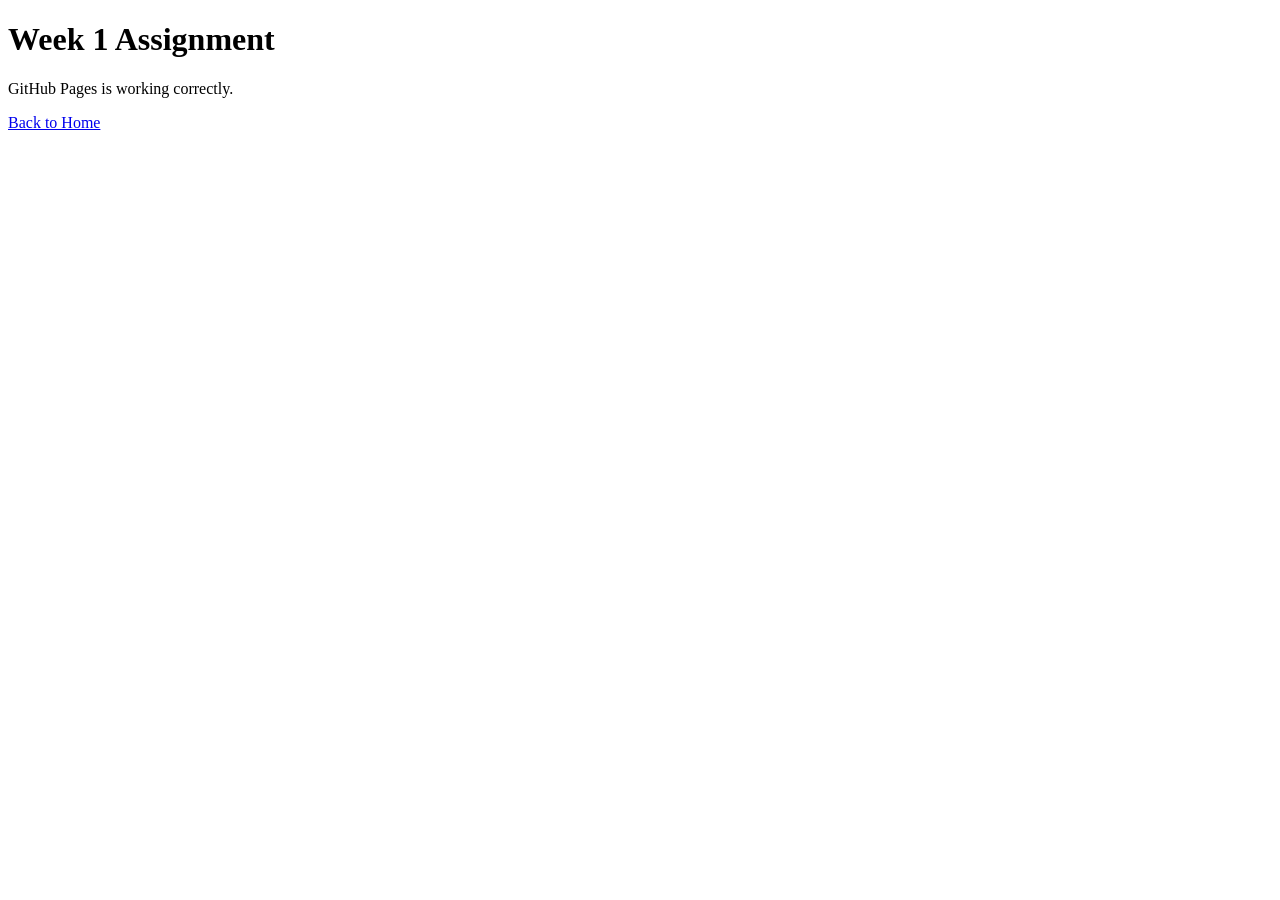
<file: week-1/index.html>
<!DOCTYPE html>
<html>
<head>
  <meta charset="UTF-8">
  <title>Week 1</title>
</head>
<body>
  <h1>Week 1 Assignment</h1>
  <p>GitHub Pages is working correctly.</p>

  <a href="../">Back to Home</a>
</body>
</html>
</file>
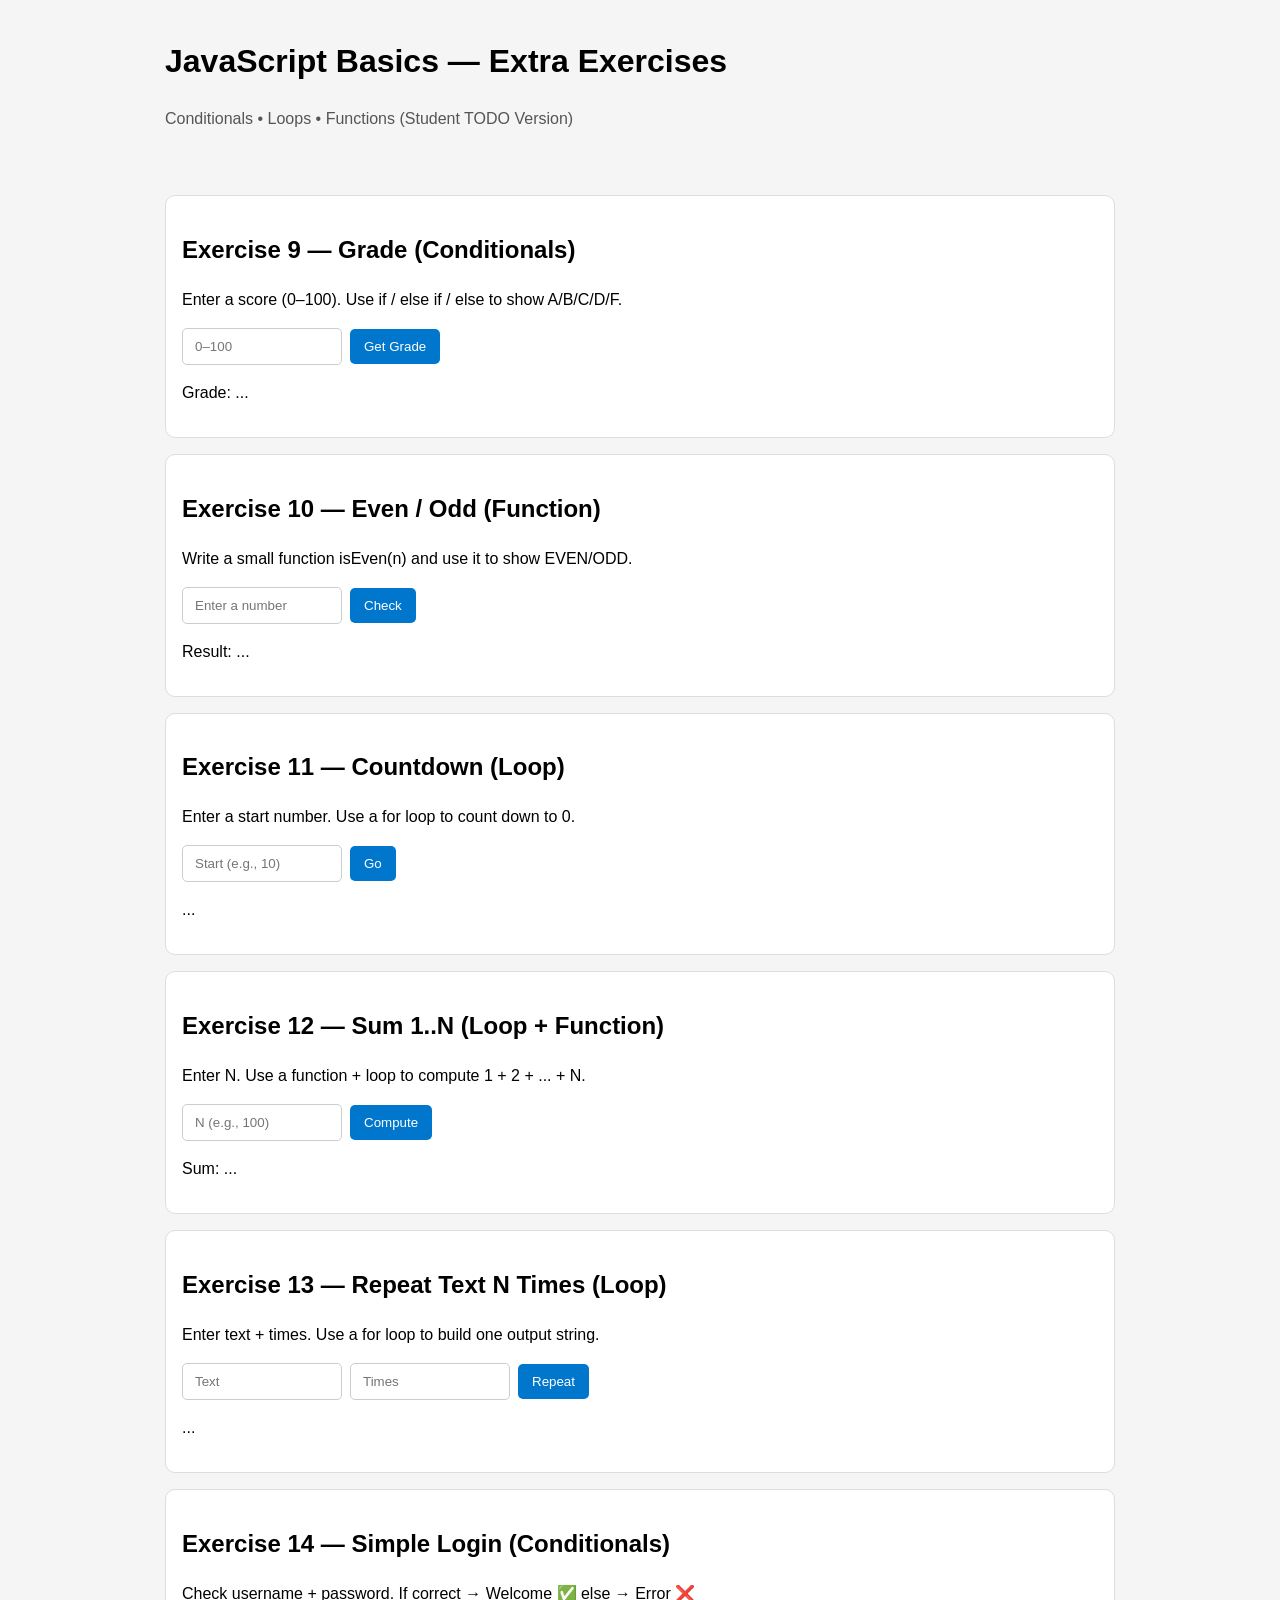
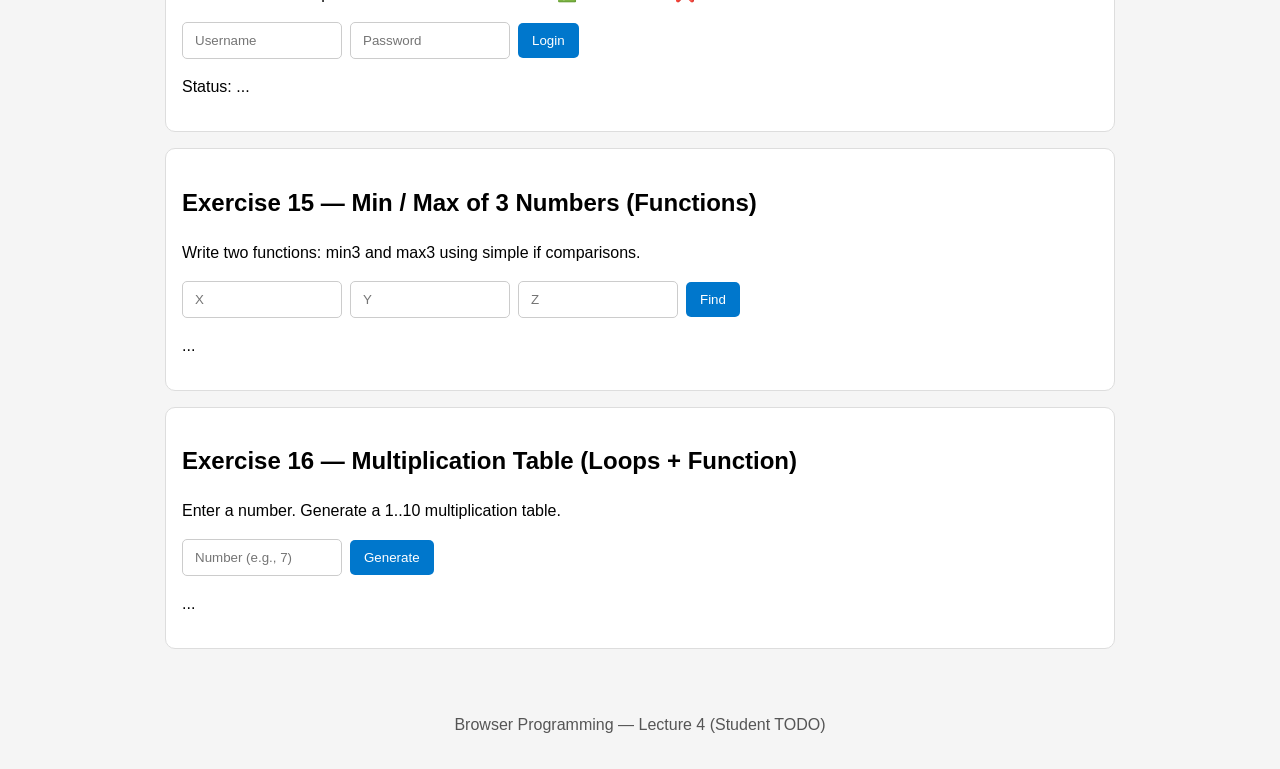
<file: L04-js-basics-in-class/exercise.html>
<!DOCTYPE html>
<html lang="en">
<head>
  <meta charset="UTF-8" />
  <meta name="viewport" content="width=device-width, initial-scale=1.0" />
  <title>L04 — JS Exercises (Student TODO)</title>
  <link rel="stylesheet" href="exercise.css" />
</head>

<body>

<header class="container">
  <h1>JavaScript Basics — Extra Exercises</h1>
  <p class="subtitle">Conditionals • Loops • Functions (Student TODO Version)</p>
</header>

<main class="container">

  <!-- Exercise 9 -->
  <section class="card">
    <h2>Exercise 9 — Grade (Conditionals)</h2>
    <p class="hint">Enter a score (0–100). Use if / else if / else to show A/B/C/D/F.</p>

    <div class="row">
      <input id="scoreInput" type="number" placeholder="0–100">
      <button id="btnGrade">Get Grade</button>
    </div>

    <p id="gradeOut">Grade: ...</p>
  </section>

  <!-- Exercise 10 -->
  <section class="card">
    <h2>Exercise 10 — Even / Odd (Function)</h2>
    <p class="hint">Write a small function isEven(n) and use it to show EVEN/ODD.</p>

    <div class="row">
      <input id="numEvenOdd" type="number" placeholder="Enter a number">
      <button id="btnEvenOdd">Check</button>
    </div>

    <p id="evenOddOut">Result: ...</p>
  </section>

  <!-- Exercise 11 -->
  <section class="card">
    <h2>Exercise 11 — Countdown (Loop)</h2>
    <p class="hint">Enter a start number. Use a for loop to count down to 0.</p>

    <div class="row">
      <input id="countdownInput" type="number" placeholder="Start (e.g., 10)">
      <button id="btnCountdown">Go</button>
    </div>

    <p id="countdownOut">...</p>
  </section>

  <!-- Exercise 12 -->
  <section class="card">
    <h2>Exercise 12 — Sum 1..N (Loop + Function)</h2>
    <p class="hint">Enter N. Use a function + loop to compute 1 + 2 + ... + N.</p>

    <div class="row">
      <input id="nSumInput" type="number" placeholder="N (e.g., 100)">
      <button id="btnSumN">Compute</button>
    </div>

    <p id="sumNOut">Sum: ...</p>
  </section>

  <!-- Exercise 13 -->
  <section class="card">
    <h2>Exercise 13 — Repeat Text N Times (Loop)</h2>
    <p class="hint">Enter text + times. Use a for loop to build one output string.</p>

    <div class="row">
      <input id="repeatText" type="text" placeholder="Text">
      <input id="repeatCount" type="number" placeholder="Times">
      <button id="btnRepeat">Repeat</button>
    </div>

    <p id="repeatOut">...</p>
  </section>

  <!-- Exercise 14 -->
  <section class="card">
    <h2>Exercise 14 — Simple Login (Conditionals)</h2>
    <p class="hint">Check username + password. If correct → Welcome ✅ else → Error ❌</p>

    <div class="row">
      <input id="loginUser" type="text" placeholder="Username">
      <input id="loginPass" type="password" placeholder="Password">
      <button id="btnLogin">Login</button>
    </div>

    <p id="loginOut">Status: ...</p>
  </section>

  <!-- Exercise 15 -->
  <section class="card">
    <h2>Exercise 15 — Min / Max of 3 Numbers (Functions)</h2>
    <p class="hint">Write two functions: min3 and max3 using simple if comparisons.</p>

    <div class="row">
      <input id="x" type="number" placeholder="X">
      <input id="y" type="number" placeholder="Y">
      <input id="z" type="number" placeholder="Z">
      <button id="btnMinMax">Find</button>
    </div>

    <p id="minMaxOut">...</p>
  </section>

  <!-- Exercise 16 -->
  <section class="card">
    <h2>Exercise 16 — Multiplication Table (Loops + Function)</h2>
    <p class="hint">Enter a number. Generate a 1..10 multiplication table.</p>

    <div class="row">
      <input id="tableN" type="number" placeholder="Number (e.g., 7)">
      <button id="btnTable">Generate</button>
    </div>

    <p id="tableOut">...</p>
  </section>

</main>

<footer class="container">
  <p>Browser Programming — Lecture 4 (Student TODO)</p>
</footer>

<script src="exercise.js"></script>

</body>
</html>
</file>
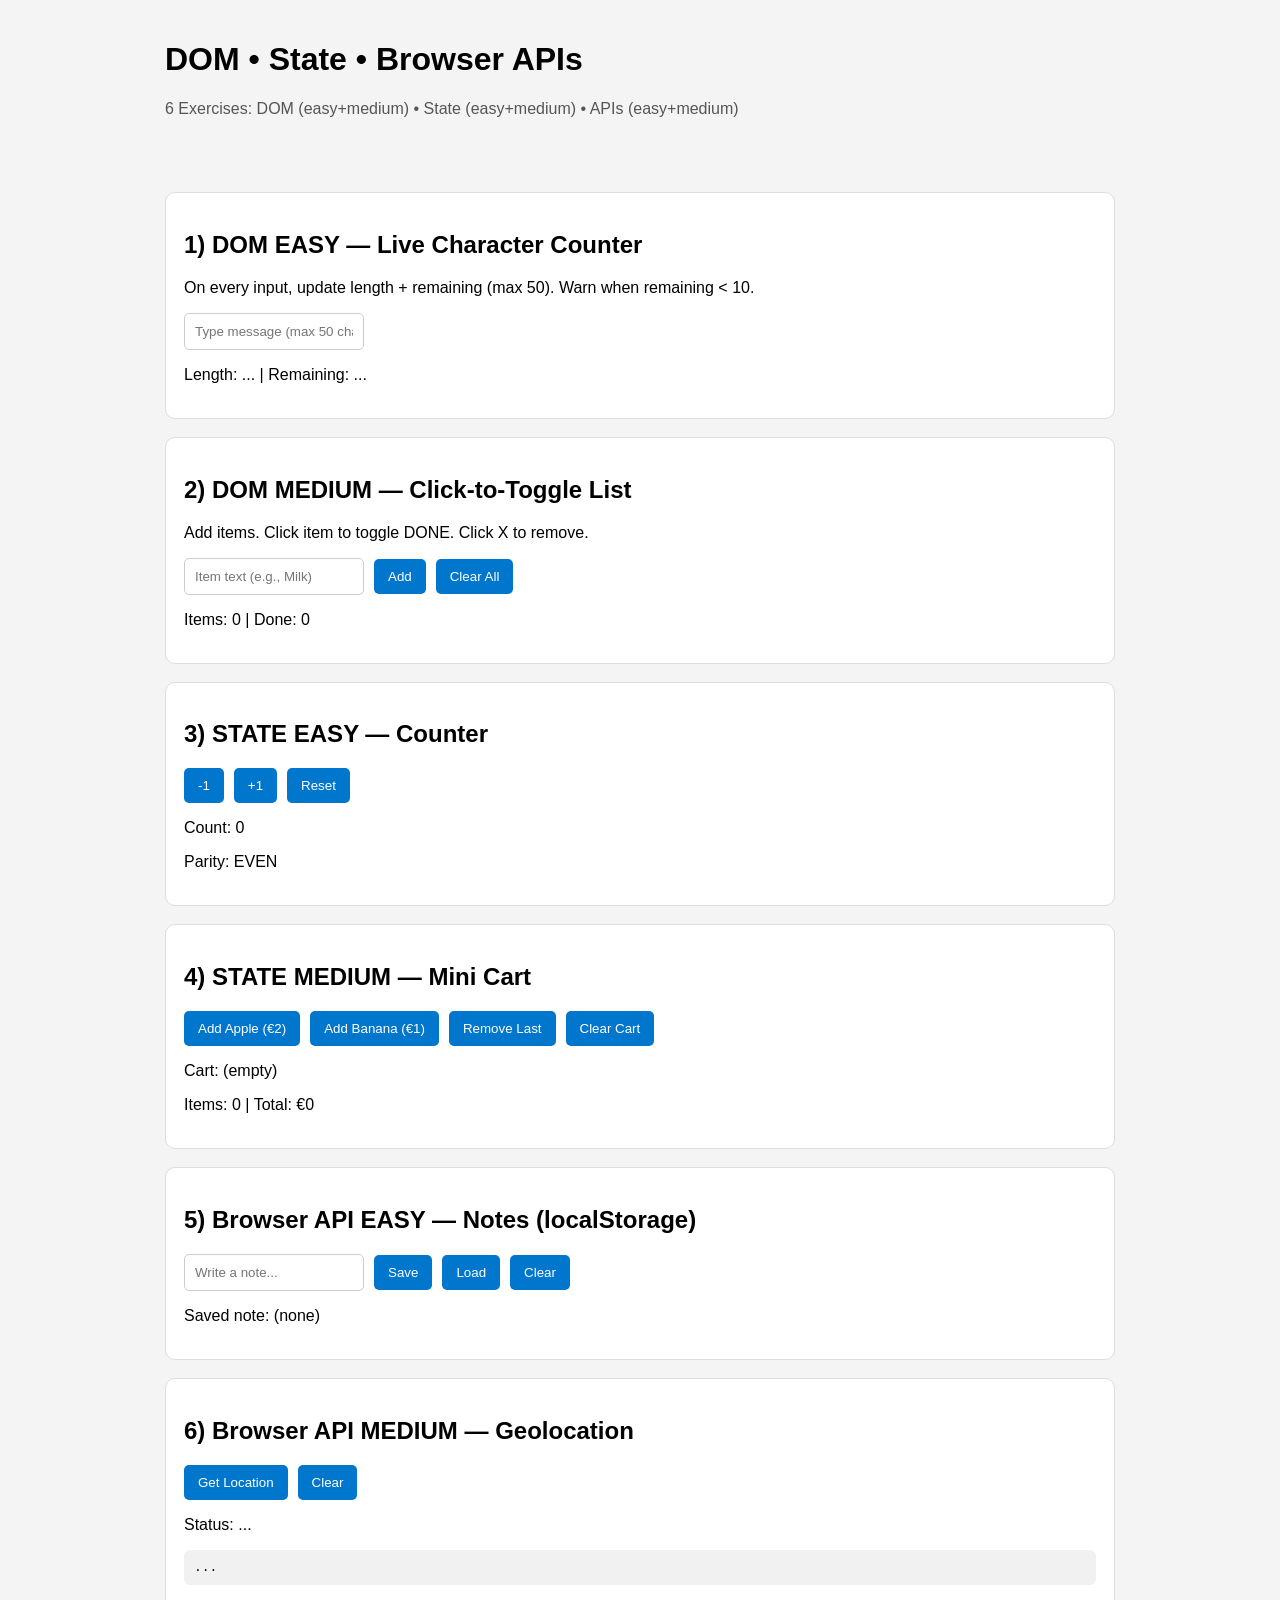
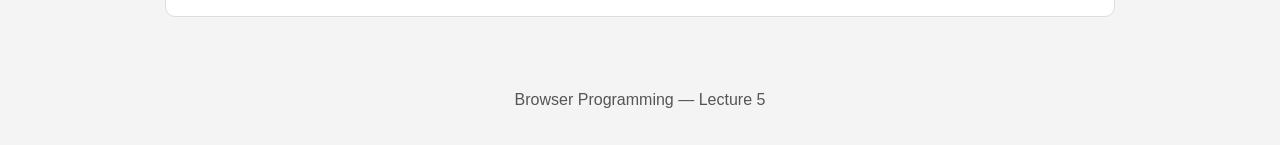
<file: L05-dom-state-apis-in-class/exercise.html>
<!DOCTYPE html>
<html lang="en">
<head>
  <meta charset="UTF-8" />
  <meta name="viewport" content="width=device-width, initial-scale=1.0" />
  <title>L05 — DOM • State • Browser APIs (Teacher)</title>
  <link rel="stylesheet" href="exercise.css" />
</head>

<body>

<header class="container">
  <h1>DOM • State • Browser APIs</h1>
  <p class="subtitle">
    6 Exercises: DOM (easy+medium) • State (easy+medium) • APIs (easy+medium)
  </p>
</header>

<main class="container">

  <!-- 1) DOM EASY -->
  <section class="card">
    <h2>1) DOM EASY — Live Character Counter</h2>
    <p class="hint">On every input, update length + remaining (max 50). Warn when remaining &lt; 10.</p>

    <div class="row">
      <input id="msgInput" type="text" placeholder="Type message (max 50 chars)">
    </div>

    <p id="msgStats">Length: ... | Remaining: ...</p>
  </section>

  <!-- 2) DOM MEDIUM -->
  <section class="card">
    <h2>2) DOM MEDIUM — Click-to-Toggle List</h2>
    <p class="hint">Add items. Click item to toggle DONE. Click X to remove.</p>

    <div class="row">
      <input id="itemInput" type="text" placeholder="Item text (e.g., Milk)">
      <button id="btnAddItem">Add</button>
      <button id="btnClearItems">Clear All</button>
    </div>

    <ul id="itemList"></ul>

    <p id="listStats">Items: ... | Done: ...</p>
  </section>

  <!-- 3) STATE EASY -->
  <section class="card">
    <h2>3) STATE EASY — Counter</h2>

    <div class="row">
      <button id="btnMinus">-1</button>
      <button id="btnPlus">+1</button>
      <button id="btnZero">Reset</button>
    </div>

    <p id="countOut">Count: ...</p>
    <p id="parityOut">Parity: ...</p>
  </section>

  <!-- 4) STATE MEDIUM -->
  <section class="card">
    <h2>4) STATE MEDIUM — Mini Cart</h2>

    <div class="row">
      <button id="btnAddApple">Add Apple (€2)</button>
      <button id="btnAddBanana">Add Banana (€1)</button>
      <button id="btnRemoveLast">Remove Last</button>
      <button id="btnCartClear">Clear Cart</button>
    </div>

    <p id="cartOut">Cart: ...</p>
    <p id="cartTotals">Items: ... | Total: ...</p>
  </section>

  <!-- 5) API EASY -->
  <section class="card">
    <h2>5) Browser API EASY — Notes (localStorage)</h2>

    <div class="row">
      <input id="noteInput" type="text" placeholder="Write a note...">
      <button id="btnSaveNote">Save</button>
      <button id="btnLoadNote">Load</button>
      <button id="btnClearNote">Clear</button>
    </div>

    <p id="noteOut">Saved note: ...</p>
  </section>

  <!-- 6) API MEDIUM -->
  <section class="card">
    <h2>6) Browser API MEDIUM — Geolocation</h2>

    <div class="row">
      <button id="btnGetLocation">Get Location</button>
      <button id="btnClearLocation">Clear</button>
    </div>

    <p id="geoStatus">Status: ...</p>
    <pre id="geoOut">...</pre>
  </section>

</main>

<footer class="container">
  <p>Browser Programming — Lecture 5</p>
</footer>

<script src="exercise.js"></script>

</body>
</html>
</file>
<file: L04-js-basics-in-class/exercise.css>
/* Minimal styling for readability */

* {
  box-sizing: border-box;
}

body {
  font-family: Arial, sans-serif;
  margin: 0;
  line-height: 1.5;
  background: #f5f5f5;
}

.container {
  width: min(950px, 92%);
  margin: 0 auto;
  padding: 16px 0;
}

.subtitle {
  margin-top: 4px;
  color: #555;
}

.card {
  border: 1px solid #ddd;
  border-radius: 10px;
  padding: 16px;
  margin: 16px 0;
  background: white;
}

.row {
  display: flex;
  gap: 8px;
  flex-wrap: wrap;
  align-items: center;
}

button {
  padding: 10px 14px;
  cursor: pointer;
  border: none;
  background: #0077cc;
  color: white;
  border-radius: 5px;
}

button:hover {
  background: #005fa3;
}

input {
  padding: 10px 12px;
  width: 160px;
  border-radius: 5px;
  border: 1px solid #ccc;
}

footer {
  text-align: center;
  color: #555;
  margin-bottom: 30px;
}
</file>
<file: L05-dom-state-apis-in-class/exercise.css>
/* Basic styling */

* {
  box-sizing: border-box;
}

body {
  font-family: Arial, sans-serif;
  margin: 0;
  background: #f4f4f4;
}

.container {
  width: min(950px, 92%);
  margin: auto;
  padding: 20px 0;
}

.subtitle {
  color: #555;
}

.card {
  background: white;
  border: 1px solid #ddd;
  border-radius: 10px;
  padding: 18px;
  margin: 18px 0;
}

.row {
  display: flex;
  gap: 10px;
  flex-wrap: wrap;
  align-items: center;
}

input {
  padding: 10px;
  width: 180px;
  border-radius: 5px;
  border: 1px solid #ccc;
}

button {
  padding: 10px 14px;
  border: none;
  border-radius: 5px;
  background: #0077cc;
  color: white;
  cursor: pointer;
}

button:hover {
  background: #005fa3;
}

ul {
  margin-top: 10px;
  padding-left: 20px;
}

li {
  margin: 6px 0;
}

li.done span {
  text-decoration: line-through;
  color: gray;
}

footer {
  text-align: center;
  color: #555;
  margin-bottom: 30px;
}

pre {
  background: #f1f1f1;
  padding: 10px;
  border-radius: 6px;
}
</file>
